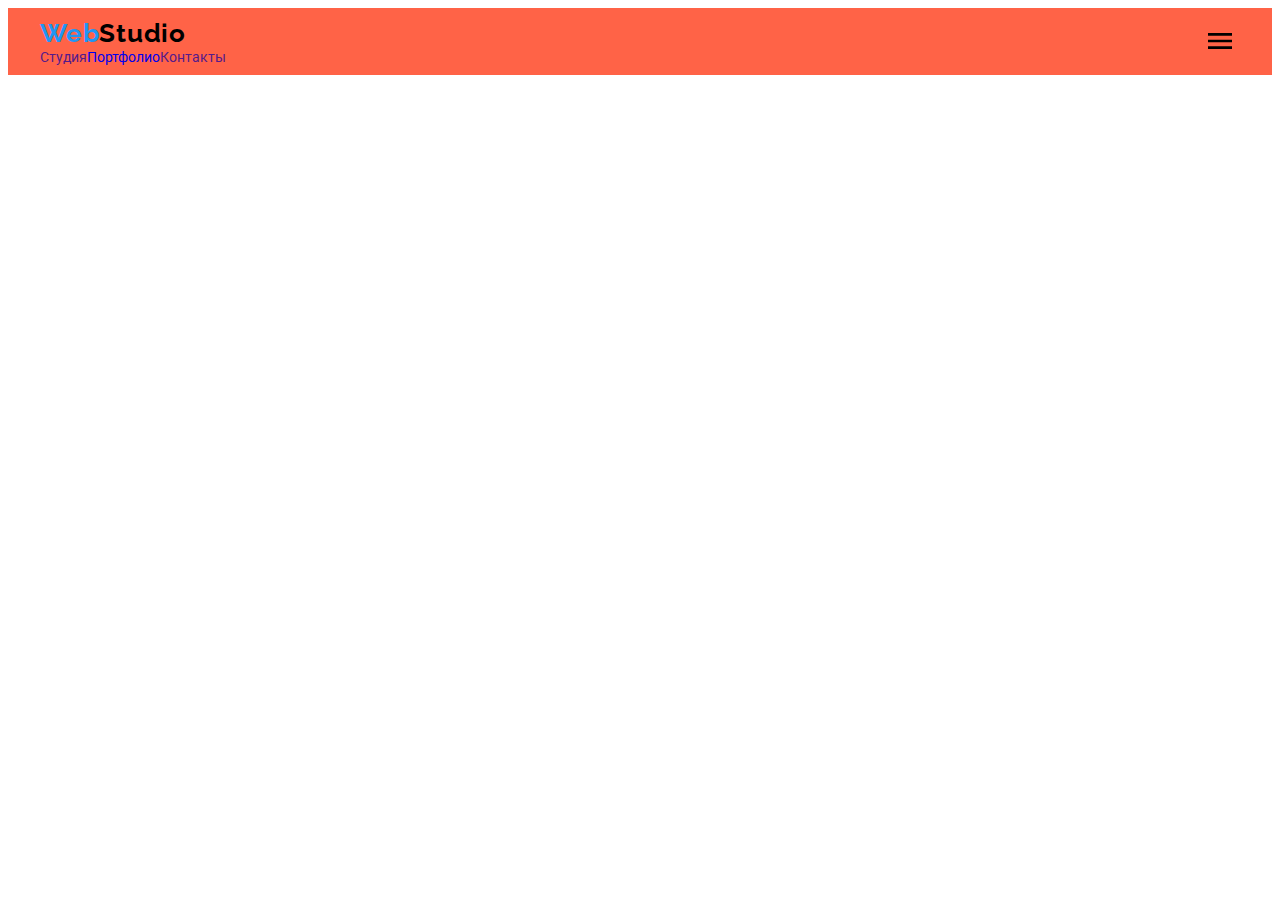
<file: index.html>
<!DOCTYPE html>
<html lang="ru">
<head>
    <meta charset="UTF-8">
    <meta http-equiv="X-UA-Compatible" content="IE=edge">
    <meta name="viewport" content="width=device-width, initial-scale=1.0">
    <title>Студия</title>
    <link rel="preconnect" href="https://fonts.googleapis.com">
    <link rel="preconnect" href="https://fonts.gstatic.com" crossorigin>
    <link href="https://fonts.googleapis.com/css2?family=Raleway:wght@700&family=Roboto:wght@400;500;700;900&display=swap" rel="stylesheet">
    <link rel="stylesheet" href="https://cdnjs.cloudflare.com/ajax/libs/modern-normalize/1.1.0/modern-normalize.min.css" integrity="sha512-wpPYUAdjBVSE4KJnH1VR1HeZfpl1ub8YT/NKx4PuQ5NmX2tKuGu6U/JRp5y+Y8XG2tV+wKQpNHVUX03MfMFn9Q==" crossorigin="anonymous" referrerpolicy="no-referrer" />
    <link rel="stylesheet" href="./css/main.min.css">
    </head>
<body>
    <header class="page-header">
        <div class="container page-header__container">
            <nav class="page-nav">
                <a class="logo link" href=""><span class="logo__left-side">Web</span><span class="logo__right-side">Studio</span> </a>
                <ul class="menu list">
                    <li class="menu__item"><a class="menu__link link menu__link_active" href="">Студия</a></li>
                    <li class="menu__item"><a class="menu__link link" href="./portfolio.html">Портфолио</a></li>
                    <li class="menu__item"><a class="menu__link link" href="">Контакты</a></li>
                </ul>
            </nav>

            <button type="button" class="mobile-menu-open-button" data-menu-open>
                <svg class="mobile-menu-open-button__icon" width="40" height="40">
                    <use href="./img/icons.svg#burger-icon"></use>
                </svg>
            </button>

            <ul class="header-contacts list">
                <li class="header-contacts__mail-item"><a class="header-contacts__link link mail" href="mailto:info@devstudio.com"> <svg class="header-contacts__mail-icon"> <use href="./img/icons.svg#icon-envelope"> </use></svg>info@devstudio.com</a></li>
                <li class="header-contacts__phone-item"><a class="header-contacts__link link phone" href="tel:+380961111111"> <svg class="header-contacts__phone-icon"> <use href="./img/icons.svg#icon-smartphone"> </use></svg>+38 096 111 11 11</a></li>
            </ul>     
        </div>  
        <div class="mobile-menu" data-menu>
           <div class="container mobile-menu__container">

            <button type="button" class="mobile-menu__close-button" data-menu-close>
                <svg class="mobile-menu__close-icon" width="30" height="30"> 
                    <use href="./img/icons.svg#icon-close"></use>
                </svg>
            </button>
            
            <ul class="mobile-menu-list-nav list">
                <li class="mobile-menu-list-nav__item"> <a class="mobile-menu-list-nav__link link" href=""></a> Студия </li>
                <li class="mobile-menu-list-nav__item"> <a class="mobile-menu-list-nav__link link" href=""></a> Портфолио </li>
                <li class="mobile-menu-list-nav__item"> <a class="mobile-menu-list-nav__link link" href=""></a> Контакты </li>
            </ul>
            
            <ul class="mobile-menu-list-contacts list">
                <li class="mobile-menu-list-contacts__item__phone"> <a class="mobile-menu-list-contacts__link link" href="tel:+380961111111"></a> +38 096 111 11 11 </li>
                <li class="mobile-menu-list-contacts__item__mail"> <a class="mobile-menu-list-contacts__link link" href="mailto:info@devstudio.com"></a> info@devstudio.com </li>
            </ul>

            <ul class="mobile-menu-social-list list">
                <li class="mobile-menu-social-list__item"> <a class="mobile-menu-social-list__link link" href=""></a>Instagram</li>
                <li class="mobile-menu-social-list__item"> <a class="mobile-menu-social-list__link link" href=""></a>Twitter</li>
                <li class="mobile-menu-social-list__item"> <a class="mobile-menu-social-list__link link" href=""></a>Facebook</li>
                <li class="mobile-menu-social-list__item"> <a class="mobile-menu-social-list__link link" href=""></a>LinkedIn</li>
            </ul>

           </div>            
        </div>
    </header>
    <main>
        <!-- HERO -->
        <!-- <section class="hero">
           <div class="container hero-container"> 
             <h1 class="hero__title">Эффективные решения для вашего бизнеса </h1>
             <button class="modal-btn" type="button" data-modal-open>Заказать услугу</button>  
           </div>          
        </section> -->
        <!-- ADVANTAGES -->
        <!-- <section class="advantages section">
            <div class="container"> 
                <h2 class="visually-hidden">Преимущества</h2>
                <ul class="advantages-list list">
                    <li class="advantages-list__card">
                        <div class="advantages-list__item">
                            <svg class="advantages-list__icon" width="70" height="70" > <use href="./img/icons.svg#icon-antenna-1"> </use></svg>
                        </div>
                        <h3 class="advantages-list__title">Внимание к деталям</h3>
                        <p class="advantages-list__descriptions">Идейные соображения, а также начало повседневной работы по формированию позиции.</p>
                    </li>

                    <li class="advantages-list__card">
                        <div class="advantages-list__item"> 
                            <svg class="advantages-list__icon" width="70" height="70" > 
                            <use href="./img/icons.svg#icon-clock-1"></use></svg> 
                        </div>
                        <h3 class="advantages-list__title">Пунктуальность</h3>
                        <p class="advantages-list__descriptions">Задача организации, в особенности же рамки и место обучения кадров влечет за собой.</p>
                    </li>

                    <li class="advantages-list__card">
                        <div class="advantages-list__item">
                            <svg class="advantages-list__icon" width="70" height="70" > <use href="./img/icons.svg#icon-diagram-1"> </use></svg>
                        </div>
                        <h3 class="advantages-list__title">Планирование</h3>
                        <p class="advantages-list__descriptions">Равным образом консультация с широким активом в значительной степени обуславливает.</p>
                    </li>

                    <li class="advantages-list__card">
                        <div class="advantages-list__item">
                            <svg class="advantages-list__icon" width="70" height="70" > <use href="./img/icons.svg#icon-astronaut-1"> </use></svg>
                        </div>
                        <h3 class="advantages-list__title">Современные технологии</h3>
                        <p class="advantages-list__descriptions">Значимость этих проблем настолько очевидна, что реализация плановых заданий.</p>
                    </li>

                </ul>
            </div>
        </section> -->
        <!-- ABOUT US -->
        <!-- <section class="about-us">
            <div class="container"> 
                <h2 class="section-descriprion">Чем мы занимаемся</h2>
                <ul class="about-us-list list">
                    <li class="about-us__card">
                        <div class="about-us__img-wrapper">
                        <img class="about-us__item" src="./img/img-min.png" alt="Разметка кода" width="370" height="294">
                        <p class="about-us__item-overlay">Десктопные приложения</p>
                        </div> 
                    </li>
                      
                    <li class="about-us__card">
                        <div class="about-us__img-wrapper">
                            <img class="about-us__item" src="./img/img-1-min.png" alt="Стили сайта" width="370" height="294">
                            <p class="about-us__item-overlay">Мобильные приложения</p>
                        </div>
                    </li>
                   
                    <li class="about-us__card">
                        <div class="about-us__img-wrapper">
                            <img class="about-us__item" src="./img/img-2-min.png" alt="Цветоподбор" width="370" height="294">
                            <p class="about-us__item-overlay">Дизайнерские решения</p>       
                        </div>
                    </li>
                </ul>  
            </div>
        </section> -->
        <!-- OUR TEAM -->
        <!-- <section class="our-team section">
            <div class="container"> 
                <h2 class="section-descriprion">Наша команда</h2>
                <ul class="our-team-list list">
                    <li class="our-team-item-li"><img class="our-team-item" src="./img/our_team/igor_demyanenko-min.jpg" alt="Фото Игоря" width="270" height="260">
                        <div class="team-employees-wrap"> 
                            <h3 class="our-team-member-name" >Игорь Демьяненко</h3>
                            <p class="our-team-member-position" lang="EN">Product Designer</p>
                            <ul class="social-list list">
                                <li class="social-list-item">
                                <a href="" class="social-list-link">
                                <svg class="social-list-icon" width="20" height="20" >
                                <use href="./img/icons.svg#icon-instagram"></use></svg> </a></li>

                                <li class="social-list-item">
                                <a href="" class="social-list-link">
                                <svg class="social-list-icon" width="20" height="20" >
                                <use href="./img/icons.svg#icon-twitter"></use></svg> </a></li>

                                <li class="social-list-item">
                                <a href="" class="social-list-link">                           
                                <svg class="social-list-icon" width="20" height="20" >
                                <use href="./img/icons.svg#icon-facebook"></use></svg> </a></li>

                                <li class="social-list-item">
                                <a href="" class="social-list-link">
                                <svg class="social-list-icon" width="20" height="20" >
                                <use href="./img/icons.svg#icon-linkedin"></use></svg> </a></li>
                            </ul>
                        </div>
                    </li>
                    <li class="our-team-item-li"><img class="our-team-item" src="./img/our_team/olga_repina-min.jpg" alt="Фото Ольги" width="270" height="260">
                        <div class="team-employees-wrap">
                         <h3 class="our-team-member-name">Ольга Репина</h3>
                         <p class="our-team-member-position" lang="EN">Frontend Developer</p>
                         <ul class="social-list list">
                            <li class="social-list-item">
                            <a href="" class="social-list-link">
                            <svg class="social-list-icon" width="20" height="20" >
                            <use href="./img/icons.svg#icon-instagram"></use></svg> </a></li>

                            <li class="social-list-item">
                            <a href="" class="social-list-link">
                            <svg class="social-list-icon" width="20" height="20" >
                            <use href="./img/icons.svg#icon-twitter"></use></svg> </a></li>

                            <li class="social-list-item">
                            <a href="" class="social-list-link">                           
                            <svg class="social-list-icon" width="20" height="20" >
                            <use href="./img/icons.svg#icon-facebook"></use></svg> </a></li>

                            <li class="social-list-item">
                            <a href="" class="social-list-link">
                            <svg class="social-list-icon" width="20" height="20" >
                            <use href="./img/icons.svg#icon-linkedin"></use></svg> </a></li>
                        </ul>
                        </div>
                    </li>
                    <li class="our-team-item-li"><img class="our-team-item" src="./img/our_team/nikolai_tarasov-min.jpg" alt="Фото Николая" width="270" height="260">
                        <div class="team-employees-wrap">
                         <h3 class="our-team-member-name">Николай Тарасов</h3>
                         <p class="our-team-member-position" lang="EN">Marketing</p>
                         <ul class="social-list list">
                            <li class="social-list-item">
                            <a href="" class="social-list-link">
                            <svg class="social-list-icon" width="20" height="20" >
                            <use href="./img/icons.svg#icon-instagram"></use></svg> </a></li>

                            <li class="social-list-item">
                            <a href="" class="social-list-link">
                            <svg class="social-list-icon" width="20" height="20" >
                            <use href="./img/icons.svg#icon-twitter"></use></svg> </a></li>

                            <li class="social-list-item">
                            <a href="" class="social-list-link">                           
                            <svg class="social-list-icon" width="20" height="20" >
                            <use href="./img/icons.svg#icon-facebook"></use></svg> </a></li>

                            <li class="social-list-item">
                            <a href="" class="social-list-link">
                            <svg class="social-list-icon" width="20" height="20" >
                            <use href="./img/icons.svg#icon-linkedin"></use></svg> </a></li>
                        </ul>
                        </div>
                    </li>
                    <li class="our-team-item-li"><img class="our-team-item" src="./img/our_team/mikhail_ermakov-min.jpg" alt="Фото Михаила" width="270" height="260">
                        <div class="team-employees-wrap">
                         <h3 class="our-team-member-name">Михаил Ермаков</h3>
                         <p class="our-team-member-position" lang="EN">UI Designer</p>
                         <ul class="social-list list">
                            <li class="social-list-item">
                            <a href="" class="social-list-link">
                            <svg class="social-list-icon" width="20" height="20" >
                            <use href="./img/icons.svg#icon-instagram"></use></svg> </a></li>

                            <li class="social-list-item">
                            <a href="" class="social-list-link">
                            <svg class="social-list-icon" width="20" height="20" >
                            <use href="./img/icons.svg#icon-twitter"></use></svg> </a></li>

                            <li class="social-list-item">
                            <a href="" class="social-list-link">                           
                            <svg class="social-list-icon" width="20" height="20" >
                            <use href="./img/icons.svg#icon-facebook"></use></svg> </a></li>

                            <li class="social-list-item">
                            <a href="" class="social-list-link">
                            <svg class="social-list-icon" width="20" height="20" >
                            <use href="./img/icons.svg#icon-linkedin"></use></svg> </a></li>
                        </ul>
                        </div>                        
                    </li>
                </ul>
            </div>
        </section> -->
        <!-- REGULAR CUSTOMER -->
        <!-- <section class="regular-client section">
            <div class="container"> 
                <h2 class="section-descriprion">Постоянные клиенты</h2>
                <ul class="regular-client-list list">
                    <li class="regular-client-item"> 
                        <a class="regular-client-link" href=""> 
                        <svg class="regular-client-icon" width="106" height="60" > 
                        <use href="./img/icons.svg#icon-logo"> </use></svg> </a></li>

                    <li class="regular-client-item"> 
                        <a class="regular-client-link" href=""> 
                        <svg class="regular-client-icon" width="106" height="60" > 
                        <use href="./img/icons.svg#icon-logo-1"> </use></svg> </a></li>

                    <li class="regular-client-item"> 
                        <a class="regular-client-link" href=""> 
                        <svg class="regular-client-icon" width="106" height="60" > 
                        <use href="./img/icons.svg#icon-logo-2"> </use></svg> </a></li>

                    <li class="regular-client-item"> 
                        <a class="regular-client-link" href=""> 
                        <svg class="regular-client-icon" width="106" height="60" > 
                        <use href="./img/icons.svg#icon-logo-3"> </use></svg> </a></li>

                    <li class="regular-client-item"> 
                        <a class="regular-client-link" href=""> 
                        <svg class="regular-client-icon" width="106" height="60" > 
                        <use href="./img/icons.svg#icon-logo-4"> </use></svg> </a></li>

                    <li class="regular-client-item"> 
                        <a class="regular-client-link" href=""> 
                        <svg class="regular-client-icon" width="106" height="60" > 
                        <use href="./img/icons.svg#icon-logo-5"> </use></svg> </a></li>
                </ul>
            </div>
        </section> -->
    </main>
    <!-- <footer class="footer">
        <div class="container footer-size"> 
            <div class="footer-left-side"> 
             <a class="logo link" href=""> <span class="logo__left-side">Web</span><span class="logo__right-side logo_background_dark">Studio</span> </a>
             <address>
                <ul class="footer-info list">
                  <li class="footer-li">
                    <a class="footer-address link" href="https://goo.gl/maps/US6K8y8bepEvWujB8" target="_blank"  rel="noopener noreferrer" >г. Киев, пр-т Леси Украинки, 26</a>
                  </li>

                  <li class="footer-li">
                    <a class="footer-contact link" href="tel:+380991111111">+38 099 111 11 11</a>
                  </li>

                  <li class="footer-li">
                    <a class="footer-contact link" href="mailto:info@example.com">info@example.com</a>
                  </li>
                </ul>
              </address>
            </div>
            <div class="fotter-right-side">
                <p class="fotter-right-side-p">ПРИСОЕДИНЯЙТЕСЬ</p>
                <ul class="fotter-list list">
                    <li class="fotter-social-item"> 
                       <a href="" class="footer-social-list-link">
                       <svg class="fotter-social-list-icon" width="20" height="20" >
                        <use href="./img/icons.svg#icon-instagram"></use></svg> </a></li>
                    
                    <li class="fotter-social-item">
                        <a href="" class="footer-social-list-link">
                        <svg class="fotter-social-list-icon" width="20" height="20" >
                         <use href="./img/icons.svg#icon-twitter"></use></svg> </a></li></li>

                    <li class="fotter-social-item">
                        <a href="" class="footer-social-list-link">
                        <svg class="fotter-social-list-icon" width="20" height="20" >
                         <use href="./img/icons.svg#icon-facebook"></use></svg> </a></li></li>

                    <li class="fotter-social-item">
                        <a href="" class="footer-social-list-link">
                        <svg class="fotter-social-list-icon" width="20" height="20" >
                         <use href="./img/icons.svg#icon-linkedin"></use></svg> </a></li></li>
                </ul>
            </div>
            <div class="footer-subscribe">
                <span class="subscribe-form-title">ПОДПИШИТЕСЬ НА РАССЫЛКУ</span>
                <form class="subscribe-form">
                    <input class="subscribe-mail-form" type="email" name="user-mail" placeholder="E-mail" required>
                    <button class="subscribe-form-btn" type="submit"> 
                    <span class="btn-title">Подписаться</span>
                    <svg class="subscribe-form-icon" width="24" height="24"><use href="./img/icons.svg#icon-subscribe-icon"></use> </svg>
                    </button>
                </form>
            </div>    
        </div>
    </footer> -->
    <!-- <div class="backdrop is-hidden" data-modal>
        <div class="modal">
            <form class="contact-form">
                <p class="modal-title">Оставьте свои данные, мы вам перезвоним</p> 

                    <label class="contact-form-field">
                   <span class="contact-form-field-key">Имя</span> 
                    <span class="contact-form-input-wrapper">
                        <input class="contact-form-input" type="text" name="user-name" required pattern="[a-zA-Z]*" title="Rostislav">
                        <svg class="contact-form-icon" width="18" height="18" ><use href="./img/icons.svg#icon-person-modal"></use></svg>    
                    </span>
                    </label>
                   
                    <label class="contact-form-field">
                   <span class="contact-form-field-key">Телефон</span> 
                    
                    <span class="contact-form-input-wrapper">
                        <input class="contact-form-input" type="tel" name="user-phone-number" required pattern="[0-9]{3}-[0-9]{3}-[0-9]{2}-[0-9]{2}" title="xxx-xxx-xx-xx">
                        <svg class="contact-form-icon" width="18" height="18" ><use href="./img/icons.svg#icon-phone-modal"></use></svg>    
                    </span>
                    </label>
                    
                    <label class="contact-form-field">
                    <span class="contact-form-field-key">Почта</span> 
                    <span class="contact-form-input-wrapper">
                        <input class="contact-form-input" type="email" name="user-mail" required>
                        <svg class="contact-form-icon" width="18" height="18" ><use href="./img/icons.svg#icon-email-modal"></use></svg>   
                    </span>
                    </label>
                    
                    <label class="contact-form-field-comment">
                        <span class="contact-form-field-key">Комментарий</span>
                        <textarea class="contact-form-comment" name="user-comment" placeholder="Введите текст"></textarea>    
                    </label>
                
          
                   <input class="checkbox-policy visually-hidden" type="checkbox" name="policy" id="policy">
                   <label class="contact-form-checkbox-label" for="policy"> Соглашаюсь с рассылкой и принимаю&nbsp;<a class="contract-terms" href="">Условия договора</a> </label>
                
                   <button class="contact-form-btn" type="submit">Отправить</button>
            </form>

            <button type="button" class="modal-close-button" data-modal-close>
                <svg class="modal-close-button-icon" width="18" height="18">
                <use href="./img/icons.svg#icon-close"></use>
                </svg> 
            </button>
        </div>
    </div> -->
    
    <!-- <script src="./js/modal.js"></script> -->
    <script src="./js/menu.js"></script>
</body>
</html>
</file>
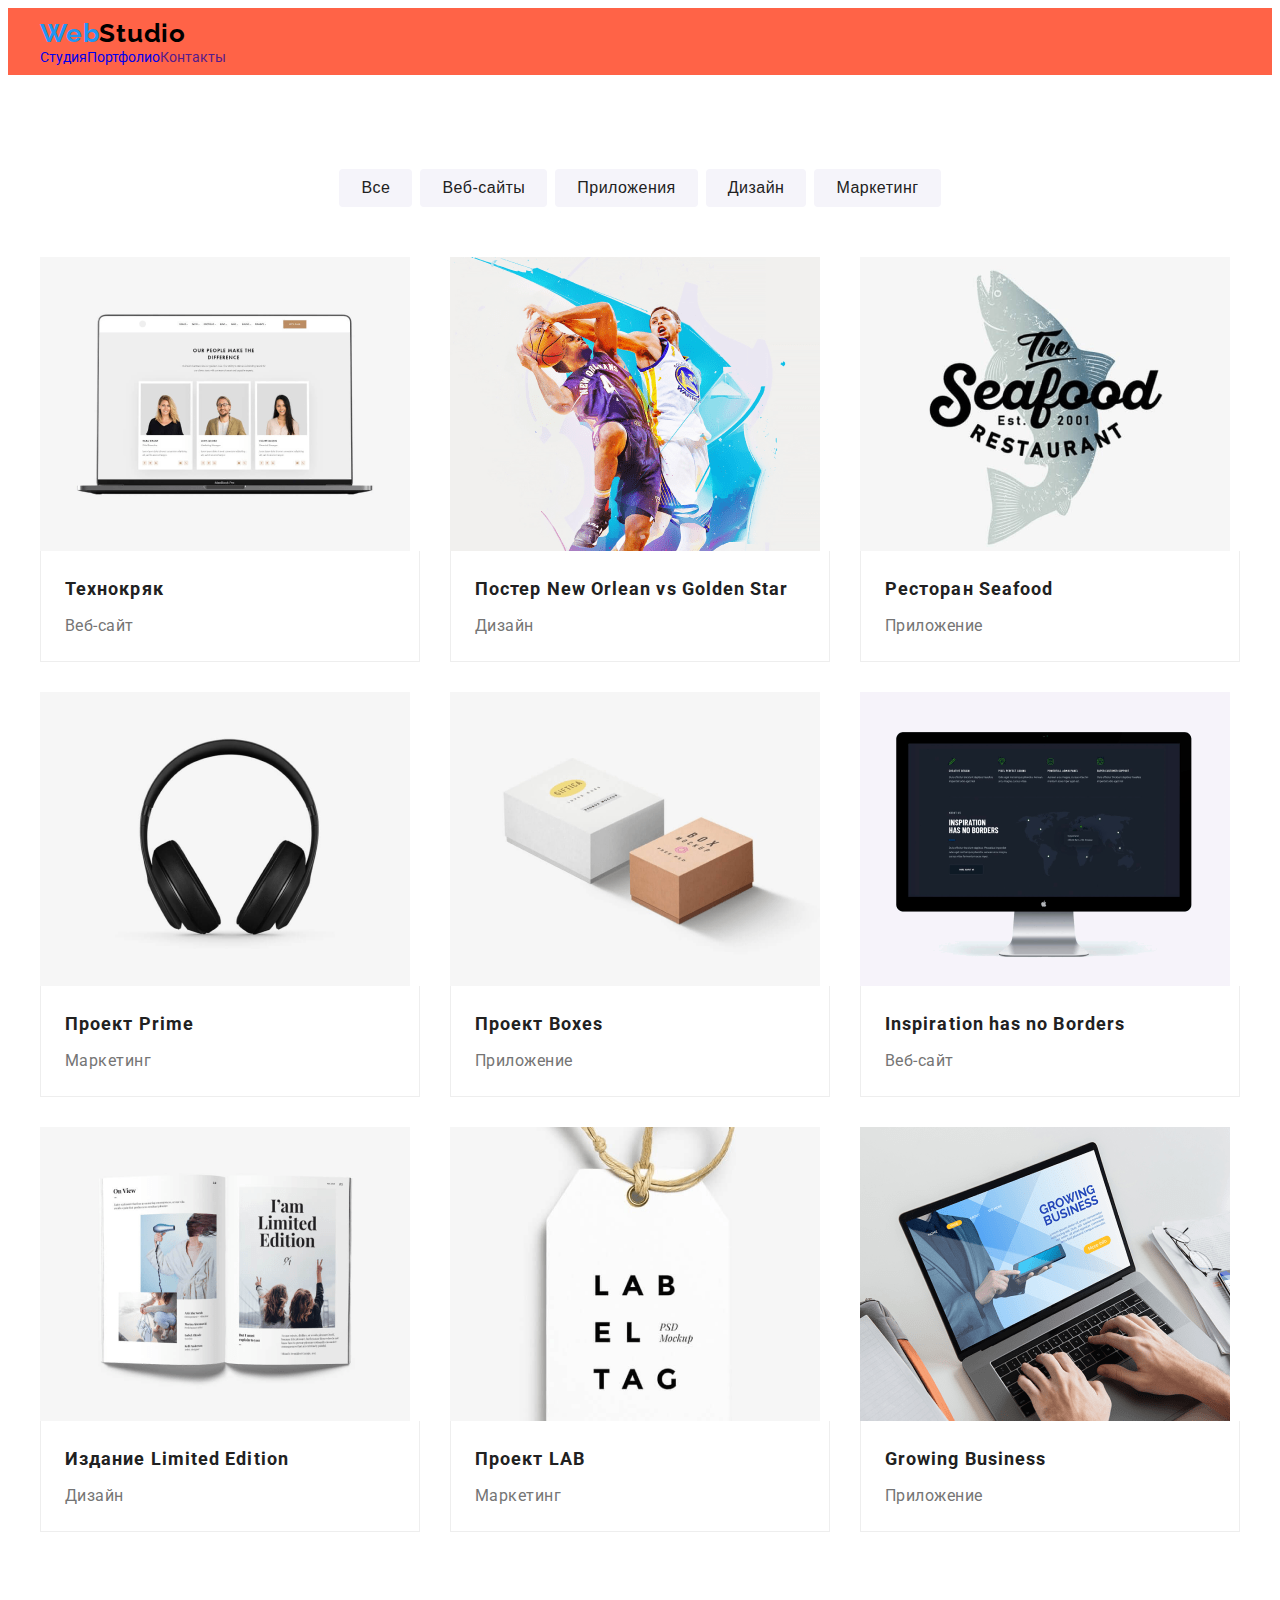
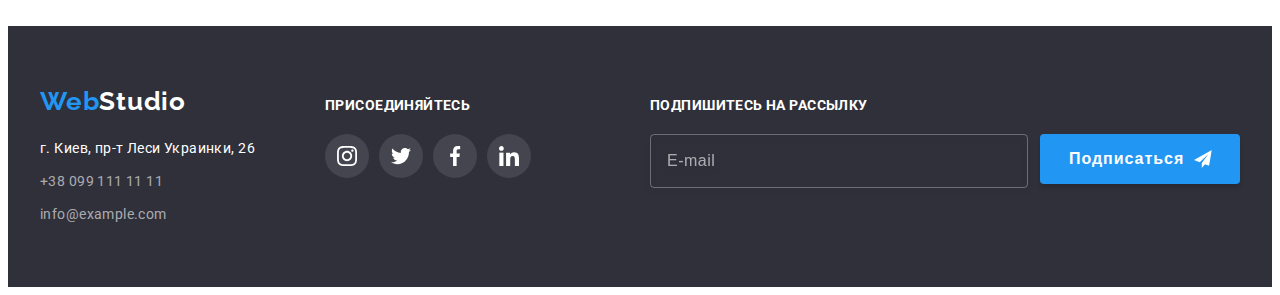
<file: portfolio.html>
<!DOCTYPE html>
<html lang="ru">
<head>
    <meta charset="UTF-8">
    <meta http-equiv="X-UA-Compatible" content="IE=edge">
    <meta name="viewport" content="width=device-width, initial-scale=1.0">
    <title>Портфолио</title>
    <link rel="preconnect" href="https://fonts.googleapis.com">
    <link rel="preconnect" href="https://fonts.gstatic.com" crossorigin>
    <link href="https://fonts.googleapis.com/css2?family=Raleway:wght@700&family=Roboto:wght@400;500;700;900&display=swap" rel="stylesheet">
    <link rel="stylesheet" href="https://cdnjs.cloudflare.com/ajax/libs/modern-normalize/1.1.0/modern-normalize.min.css" integrity="sha512-wpPYUAdjBVSE4KJnH1VR1HeZfpl1ub8YT/NKx4PuQ5NmX2tKuGu6U/JRp5y+Y8XG2tV+wKQpNHVUX03MfMFn9Q==" crossorigin="anonymous" referrerpolicy="no-referrer" />
    <link rel="stylesheet" href="./css/main.min.css">
    </head>
<body>
  <header class="page-header">
    <div class="container page-header__container">
        <nav class="page-nav">
            <a class="logo link" href=""><span class="logo__left-side">Web</span><span class="logo__right-side">Studio</span> </a>
            <ul class="menu list">
                <li class="menu__item"><a class="menu__link link" href="./index.html">Студия</a></li>
                <li class="menu__item"><a class="menu__link link menu__link_active" href="./portfolio.html">Портфолио</a></li>
                <li class="menu__item"><a class="menu__link link" href="">Контакты</a></li>
            </ul>
        </nav>
        <ul class="header-contacts list">
            <li class="header-contacts__mail-item"><a class="header-contacts__link link mail" href="mailto:info@devstudio.com"> <svg class="header-contacts__mail-icon"> <use href="./img/icons.svg#icon-envelope"> </use></svg>info@devstudio.com</a></li>
            <li class="header-contacts__phone-item"><a class="header-contacts__link link phone" href="tel:+380961111111"> <svg class="header-contacts__phone-icon"> <use href="./img/icons.svg#icon-smartphone"> </use></svg>+38 096 111 11 11</a></li>
        </ul>     
    </div>   
</header>
<main>
        <!-- OUR WORKS -->
    <section class="section">
      <div class="container">
        <h1 class="visually-hidden">Наши работы</h1>
        <ul class="works-list list"> 
            <li class="works-list__item"><button class="works-list__links" type="button">Все</button></li>
            <li class="works-list__item"><button class="works-list__links" type="button">Веб-сайты</button></li>
            <li class="works-list__item"><button class="works-list__links" type="button">Приложения</button></li>
            <li class="works-list__item"><button class="works-list__links" type="button">Дизайн</button></li>
            <li class="works-list__item"><button class="works-list__links" type="button">Маркетинг</button></li>
        </ul>
        <ul class="work-pic list">
        <li class="work-img">
          <a class="work-img-link link" href="">
            <div class="work-img-wrapper">
              <img src="./img/our-works/techo-min.png" alt="Изображение выполенной работы" width="370" height="294">
              <p class="work-img-descriprion-overlay">Ресурс предлагает комплексные предложения с разным уровнем функционала и сервисов. Все это позволит посетителю получить исчерпывающие сведения о компании или частном лице.</p>
            </div>
            <div class="img-wrap">
              <h2 class="work-name">Технокряк</h2>
              <p class="work-descriptions">Веб-сайт</p>
            </div>
          </a>
        </li>

        <li class="work-img">
          <a href="" class="work-img-link link">
            <div class="work-img-wrapper">
              <img src="./img/our-works/poster-min.png" alt="Изображение выполенной работы" width="370" height="294">
              <p class="work-img-descriprion-overlay">Ресурс предлагает комплексные предложения с разным уровнем функционала и сервисов. Все это позволит посетителю получить исчерпывающие сведения о компании или частном лице.</p>
            </div>
          <div class="img-wrap">
          <h2 class="work-name">Постер <span lang="en">New Orlean vs Golden Star</span></h2>
          <p class="work-descriptions">Дизайн</p>
          </div>  
          </a>
        </li>

        <li class="work-img">
          <a href="" class="work-img-link link">
           <div class="work-img-wrapper">
            <img src="./img/our-works/restoran-min.png" alt="Изображение выполенной работы" width="370" height="294">
            <p class="work-img-descriprion-overlay">Ресурс предлагает комплексные предложения с разным уровнем функционала и сервисов. Все это позволит посетителю получить исчерпывающие сведения о компании или частном лице.</p>
           </div>
          <div class="img-wrap">
          <h2 class="work-name">Ресторан <span lang="en">Seafood</span></h2>
          <p class="work-descriptions">Приложение</p>
          </div>      
          </a>
        </li>

        <li class="work-img">
          <a href="" class="link work-img-link">
          <div class="work-img-wrapper">
            <img src="./img/our-works/prime-project-min.png" alt="Изображение выполенной работы" width="370" height="294">
            <p class="work-img-descriprion-overlay">Ресурс предлагает комплексные предложения с разным уровнем функционала и сервисов. Все это позволит посетителю получить исчерпывающие сведения о компании или частном лице.</p>
          </div>
          <div class="img-wrap">
            <h2 class="work-name">Проект <span lang="en">Prime</span></h2>
            <p class="work-descriptions">Маркетинг</p>
          </div>            
          </a>
        </li>

        <li class="work-img">
          <a href="" class="work-img-link link">
            <div class="work-img-wrapper">
              <img src="./img/our-works/boxes-project-min.png" alt="Изображение выполенной работы" width="370" height="294">
              <p class="work-img-descriprion-overlay">Ресурс предлагает комплексные предложения с разным уровнем функционала и сервисов. Все это позволит посетителю получить исчерпывающие сведения о компании или частном лице.</p>
            </div>
          <div class="img-wrap">
            <h2 class="work-name">Проект <span lang="en">Boxes</span></h2>
            <p class="work-descriptions">Приложение</p>
          </div>  
          </a>
        </li>

        <li class="work-img">
          <a href="" class="work-img-link link">
            <div class="work-img-wrapper">
              <img src="./img/our-works/insipration-min.png" alt="Изображение выполенной работы" width="370" height="294">
              <p class="work-img-descriprion-overlay">Ресурс предлагает комплексные предложения с разным уровнем функционала и сервисов. Все это позволит посетителю получить исчерпывающие сведения о компании или частном лице.</p>
            </div>
          <div class="img-wrap">
            <h2 class="work-name" lang="en">Inspiration has no Borders</h2>
            <p class="work-descriptions">Веб-сайт</p>
          </div>   
          </a>
        </li>

        <li class="work-img">
          <a href="" class="work-img-link link">
            <div class="work-img-wrapper">
              <img src="./img/our-works/limited-edit-min.png" alt="Изображение выполенной работы" width="370" height="294">
              <p class="work-img-descriprion-overlay">Ресурс предлагает комплексные предложения с разным уровнем функционала и сервисов. Все это позволит посетителю получить исчерпывающие сведения о компании или частном лице.</p>
            </div>
          <div class="img-wrap">
            <h2 class="work-name">Издание <span lang="en">Limited Edition</span></h2>
            <p class="work-descriptions">Дизайн</p>
          </div>  
          </a>
        </li>

        <li class="work-img">
          <a href="" class="work-img-link link">
            <div class="work-img-wrapper">
              <img src="./img/our-works/lab-min.png" alt="Изображение выполенной работы" width="370" height="294">
              <p class="work-img-descriprion-overlay">Ресурс предлагает комплексные предложения с разным уровнем функционала и сервисов. Все это позволит посетителю получить исчерпывающие сведения о компании или частном лице.</p>   
            </div>
          <div class="img-wrap">
            <h2 class="work-name">Проект <span lang="en">LAB</span></h2>
            <p class="work-descriptions">Маркетинг</p>
          </div>  
          </a>
        </li>

        <li class="work-img">
          <a href="" class="work-img-link link">
            <div class="work-img-wrapper">
              <img src="./img/our-works/grow-biz-min.png" alt="Изображение выполенной работы" width="370" height="294">
              <p class="work-img-descriprion-overlay">Ресурс предлагает комплексные предложения с разным уровнем функционала и сервисов. Все это позволит посетителю получить исчерпывающие сведения о компании или частном лице.</p>
            </div>
          <div class="img-wrap">
            <h2 class="work-name" lang="en">Growing Business</h2>
            <p class="work-descriptions">Приложение</p>
          </div>  
          </a>
        </li>
       </ul>
      </div>
     </section>
</main>
<footer class="footer">
  <div class="container footer-size"> 
      <div class="footer-left-side"> 
       <a class="link" href=""> <span class="logo__left-side">Web</span><span class="logo__right-side logo_background_dark">Studio</span> </a>
       <address>
          <ul class="footer-info list">
            <li class="footer-li">
              <a class="footer-address link" href="https://goo.gl/maps/US6K8y8bepEvWujB8" target="_blank"  rel="noopener noreferrer" >г. Киев, пр-т Леси Украинки, 26</a>
            </li>
            <li class="footer-li">
              <a class="footer-contact link" href="tel:+380991111111">+38 099 111 11 11</a>
            </li>
            <li class="footer-li">
              <a class="footer-contact link" href="mailto:info@example.com">info@example.com</a>
            </li>
          </ul>
        </address>
      </div>
      <div class="fotter-right-side">
          <p class="fotter-right-side-p">ПРИСОЕДИНЯЙТЕСЬ</p>
          <ul class="fotter-list list">
              <li class="fotter-social-item"> 
                 <a href="" class="footer-social-list-link">
                 <svg class="fotter-social-list-icon" width="20" height="20" >
                  <use href="./img/icons.svg#icon-instagram"></use></svg> </a></li>
              
              <li class="fotter-social-item">
                  <a href="" class="footer-social-list-link">
                  <svg class="fotter-social-list-icon" width="20" height="20" >
                   <use href="./img/icons.svg#icon-twitter"></use></svg> </a></li></li>

              <li class="fotter-social-item">
                  <a href="" class="footer-social-list-link">
                  <svg class="fotter-social-list-icon" width="20" height="20" >
                   <use href="./img/icons.svg#icon-facebook"></use></svg> </a></li></li>

              <li class="fotter-social-item">
                  <a href="" class="footer-social-list-link">
                  <svg class="fotter-social-list-icon" width="20" height="20" >
                   <use href="./img/icons.svg#icon-linkedin"></use></svg> </a></li></li>
          </ul>
      </div>
      <div class="footer-subscribe">
          <span class="subscribe-form-title">ПОДПИШИТЕСЬ НА РАССЫЛКУ</span>
          <form class="subscribe-form">
              <input class="subscribe-mail-form" type="email" name="user-mail" placeholder="E-mail" required>
              <button class="subscribe-form-btn" type="submit"> 
              <span class="btn-title">Подписаться</span>
              <svg class="subscribe-form-icon" width="24" height="24"><use href="./img/icons.svg#icon-subscribe-icon"></use> </svg>
              </button>
          </form>
      </div>    
  </div>
</footer>
</body>
</html>
</file>
<file: css/main.min.css>
:root{--main-font: "Roboto", sans-serif;--secondary-font: "Raleway", sans-serif;--colour-black: #000000;--colour-white: #FFFFFF;--colour-main: #212121;--colour-contacts: #757575;--accent-colour:#2196F3;--background-colour: #F5F4FA}.visually-hidden{position:absolute;width:1px;height:1px;margin:-1px;border:0;padding:0;white-space:nowrap;clip-path:inset(100%);clip:rect(0 0 0 0);overflow:hidden}.subscribe-form-btn,.footer-social-list-link,.regular-client-link,.social-list-link,.about-us__item-overlay,.advantages-list__item,.contact-form-checkbox-label,.modal-close-button,.mobile-menu__close-button{display:flex;justify-content:center;align-items:center}h1,h2,h3,h4,h5,h6,p{margin-top:0;margin-bottom:0}ul,ol{margin-top:0;margin-bottom:0;padding-left:0}.list{list-style:none}.link{text-decoration:none}body{font-family:var(--main-font);font-size:14px}img{display:block;max-width:100%;height:auto}.container{width:100%;padding-left:15px;padding-right:15px}@media screen and (min-width: 480px){.container{width:480px;margin:0 auto}}@media screen and (min-width: 768px){.container{width:768px}}@media screen and (min-width: 1200px){.container{width:1200px}}.section{padding-top:94px;padding-bottom:94px}.mobile-menu{position:fixed;width:100%;height:100%;top:0;left:0;background:#fff;box-shadow:0px 4px 8px rgba(0,0,0,.04),0px 2px 4px rgba(0,0,0,.08),0px 1px 3px rgba(0,0,0,.16);opacity:0;visibility:hidden;pointer-events:none}.mobile-menu.is-open{opacity:1;visibility:visible;pointer-events:auto}.mobile-menu__container{position:relative;padding-left:25px;padding-top:48px;padding-bottom:48px}.mobile-menu__close-button{position:absolute;top:10px;right:15px;border-radius:50%;background-color:rgba(0,0,0,0);padding:0;border:1px solid rgba(0,0,0,.1);cursor:pointer;line-height:0px}.mobile-menu-list-nav{margin-bottom:302px}.mobile-menu-list-nav__item{font-weight:500;font-size:40px;line-height:1.18;letter-spacing:.02em}.mobile-menu-list-nav__item:not(:last-child){margin-bottom:32px}.mobile-menu-list-contacts__item__phone{font-weight:500;font-size:34px;line-height:40px;letter-spacing:.02em;color:#2196f3;margin-bottom:32px}.mobile-menu-list-contacts__item__mail{font-weight:500;font-size:24px;line-height:1.17;letter-spacing:.02em;color:#757575;margin-bottom:64px}.mobile-menu-social-list{display:flex;font-weight:500;font-size:18px;line-height:1.22;letter-spacing:.02em;color:#2196f3}.mobile-menu-social-list__item:not(:last-child){padding-right:20px}.section-descriprion{font-weight:700;font-size:36px;line-height:1.17;text-align:center;letter-spacing:.03em;color:#212121;margin-bottom:50px}.logo{margin-right:93px}.logo__left-side{font-family:var(--secondary-font);font-weight:700;font-size:26px;line-height:1.19;letter-spacing:.03em;color:var(--accent-colour)}.logo__right-side{font-family:var(--secondary-font);font-weight:700;font-size:26px;line-height:1.19;letter-spacing:.03em;color:var(--colour-black)}.logo_background_dark{color:var(--colour-white)}.logo_background_white{color:var(--colour-black)}.backdrop{position:fixed;top:0;left:0;width:100%;height:100%;background:rgba(0,0,0,.2);opacity:1;transition:opacity 250ms cubic-bezier(0.4, 0, 0.2, 1),visibility 250ms cubic-bezier(0.4, 0, 0.2, 1)}.backdrop.is-hidden{opacity:0;visibility:hidden;pointer-events:none}.backdrop.is-hidden .modal{transform:translate(-50%, -50%) scale(1.1);opacity:0}.modal{position:absolute;top:50%;left:50%;width:528px;height:581px;background:#fff;transform:translate(-50%, -50%) scale(1);opacity:1;transition:transform 250ms cubic-bezier(0.4, 0, 0.2, 1),opacity 250ms cubic-bezier(0.4, 0, 0.2, 1);padding:40px}.modal-close-button{position:absolute;top:8px;right:8px;width:30px;height:30px;border-radius:50%;background-color:rgba(0,0,0,0);padding:0;border:1px solid rgba(0,0,0,.1);cursor:pointer}.modal-close-button-icon{transition:fill 250ms cubic-bezier(0.4, 0, 0.2, 1)}.modal-close-button-icon:hover{fill:#2196f3}.modal-title{font-weight:700;font-size:20px;line-height:1.15;text-align:center;letter-spacing:.03em;color:#212121;margin-bottom:12px}.contact-form-input-wrapper{position:relative}.contact-form-icon{position:absolute;top:50%;left:15px;transform:translateY(-50%);transition:fill 250ms cubic-bezier(0.4, 0, 0.2, 1)}.contact-form-input:focus+.contact-form-icon{fill:#2196f3;cursor:pointer}.contact-form{display:flex;flex-direction:column}.contact-form-input{border:1px solid rgba(33,33,33,.2);border-radius:4px;width:100%;height:40px;padding-left:42px;transition:border-color 250ms cubic-bezier(0.4, 0, 0.2, 1)}.contact-form-input:focus{border-color:#2196f3;outline:none}.contact-form-field-key{display:block;font-weight:400;font-size:12px;line-height:1.16;letter-spacing:.01em;color:#757575;margin-bottom:4px}.contact-form-field-comment{display:block;margin-bottom:20px}.contact-form-field{display:block;margin-bottom:10px}.contact-form-comment{border:1px solid rgba(33,33,33,.2);border-radius:4px;width:100%;height:120px;resize:none;padding:12px 16px;transition:border-color 250ms cubic-bezier(0.4, 0, 0.2, 1)}.contact-form-comment:focus{border-color:#2196f3;outline:none}.contact-form-comment::placeholder{font-size:14px;line-height:1.14;letter-spacing:.01em;color:rgba(117,117,117,.5)}.contact-form-btn{min-width:200px;padding:10px 32px;background:#188ce8;color:var(--colour-white);font-weight:700;font-size:16px;line-height:1.88;letter-spacing:.06em;cursor:pointer;box-shadow:0px 4px 4px rgba(0,0,0,.15);border-radius:4px;border-width:0px;margin-right:auto;margin-left:auto}.contact-form-checkbox-label{font-weight:400;font-size:14px;line-height:1.71;letter-spacing:.03em;color:#757575;margin-bottom:30px}.contact-form-checkbox-label::before{display:block;content:"";width:16px;height:15px;border-radius:2px;border:2px solid #212121;cursor:pointer;margin-right:10px}.checkbox-policy:checked+.contact-form-checkbox-label::before{background-image:url(../img/policy-icon/icon-check.svg);background-position:center;background-repeat:no-repeat}.checkbox-policy:focus+.contact-form-checkbox-label::before{outline:1px solid #555}.contract-terms{color:#2196f3;outline-color:#2196f3}.menu{display:none}@media screen and (min-width: 768px){.menu{display:flex}}.page-header{padding-top:10px;padding-bottom:10px;background-color:tomato}.header-contacts{display:none}.page-header__container{display:flex;align-items:center;justify-content:space-between}.mobile-menu-open-button{border:none;background-color:rgba(0,0,0,0);padding:0px;line-height:0px}.hero{background-color:#c4c4c4;background-image:linear-gradient(rgba(47, 48, 58, 0.4), rgba(47, 48, 58, 0.4)),url(../img/hero_bg/bg-min.jpg);background-size:cover;padding-top:200px;padding-bottom:200px;background-position:center;background-repeat:no-repeat;max-width:1600px;margin-left:auto;margin-right:auto}.hero-container{text-align:center;justify-content:center}.hero__title{font-weight:900;font-size:44px;line-height:1.36;letter-spacing:.06em;text-transform:uppercase;color:var(--colour-white);margin-bottom:30px;width:696px;margin-left:auto;margin-right:auto}.modal-btn{min-width:200px;padding:10px 32px;background-color:var(--accent-colour);color:var(--colour-white);font-weight:700;font-size:16px;line-height:1.88;letter-spacing:.06em;cursor:pointer;box-shadow:0px 4px 4px rgba(0,0,0,.15);border-radius:4px;border-width:0px}.advantages-list{display:flex;flex-wrap:wrap;margin-left:-30px;margin-top:-30px}.advantages-list__card{flex-basis:calc((100% - 120px)/4);margin-left:30px;margin-top:30px}.advantages-list__title{font-weight:700;font-size:14px;line-height:16px;letter-spacing:.03em;text-transform:uppercase;color:var(--colour-main);margin-bottom:10px}.advantages-list__descriptions{line-height:1.71;letter-spacing:.03em;color:var(--colour-contacts)}.advantages-list__item{width:270px;height:120px;background:#f5f4fa;border-radius:4px;margin-bottom:30px}.about-us{padding-top:0px;padding-bottom:94px}.about-us-list{display:flex;flex-wrap:wrap;margin-left:-30px;margin-top:-30px}.about-us__card{flex-basis:calc((100% - 90px)/3);margin-left:30px;margin-top:30px}.about-us__img-wrapper{position:relative}.about-us__item-overlay{position:absolute;bottom:0px;left:0px;width:100%;height:70px;font-weight:700;font-size:14px;line-height:1.14;text-align:center;letter-spacing:.03em;text-transform:uppercase;color:#fff;background:rgba(47,48,58,.8)}.our-team-list{display:flex;flex-wrap:wrap;margin-left:-30px;margin-top:-30px}.our-team{background-color:var(--background-colour)}.our-team-item-li{background-color:var(--colour-white);flex-basis:calc((100% - 120px)/4);margin-left:30px;margin-top:30px;box-shadow:0px 1px 3px rgba(0,0,0,.12),0px 1px 1px rgba(0,0,0,.14),0px 2px 1px rgba(0,0,0,.2);border-radius:0px 0px 4px 4px}.our-team-member-name{font-weight:500;font-size:16px;line-height:1.19;text-align:center;letter-spacing:.03em;color:var(--colour-main);margin-bottom:10px}.our-team-member-position{font-size:16px;line-height:1.19;text-align:center;letter-spacing:.03em;color:var(--colour-contacts);margin-bottom:16px}.team-employees-wrap{padding-top:30px;padding-bottom:30px}.social-list{display:flex;justify-content:center}.social-list-link{width:44px;height:44px;border-radius:50%;background-color:rgba(0,0,0,0);transition:background-color 250ms cubic-bezier(0.4, 0, 0.2, 1)}.social-list-link:hover,.social-list-link:focus{background-color:var(--accent-colour)}.social-list-icon{fill:#afb1b8;transition:fill 250ms cubic-bezier(0.4, 0, 0.2, 1)}.social-list-link:hover .social-list-icon,.social-list-link:focus .social-list-icon{fill:#fff}.social-list-item:not(:last-child){margin-right:10px}.regular-client-list{display:flex}.regular-client-item:not(:last-child){margin-right:30px}.regular-client-link{border:1px solid #afb1b8;border-radius:4px;width:170px;height:92px;transition:border-color 250ms cubic-bezier(0.4, 0, 0.2, 1)}.regular-client-link:hover,.regular-client-link:focus{border-color:var(--accent-colour)}.regular-client-icon{fill:#afb1b8;transition:fill 250ms cubic-bezier(0.4, 0, 0.2, 1)}.regular-client-link:hover .regular-client-icon,.regular-client-link:focus .regular-client-icon{fill:var(--accent-colour)}.works-list{display:flex;margin-bottom:50px;justify-content:center}.works-list__links{font-weight:500;font-size:16px;line-height:1.62;text-align:center;letter-spacing:.03em;color:var(--colour-main);background:#f5f4fa;border-radius:4px;border:0px;padding:6px 22px;transition:background 250ms cubic-bezier(0.4, 0, 0.2, 1),color 250ms cubic-bezier(0.4, 0, 0.2, 1),box-shadow 250ms cubic-bezier(0.4, 0, 0.2, 1),border-radius 250ms cubic-bezier(0.4, 0, 0.2, 1)}.works-list__links:hover,.works-list__links:focus{background:var(--accent-colour);color:#fff;cursor:pointer;box-shadow:0px 3px 1px rgba(0,0,0,.1),0px 1px 2px rgba(0,0,0,.08),0px 2px 2px rgba(0,0,0,.12);border-radius:4px}.works-list__item{font-weight:500;font-size:16px;line-height:1.62;text-align:center;letter-spacing:.03em;border-radius:4px}.works-list__item:not(:last-child){margin-right:8px}.work-img-wrapper{position:relative;overflow:hidden}.work-img-descriprion-overlay{position:absolute;top:0;left:0;width:100%;height:100%;background:rgba(33,150,243,.9);font-weight:400;font-size:18px;line-height:1.56;letter-spacing:.03em;color:#fff;padding:63px 24px;overflow:auto;transform:translateY(100%);transition:transform 250ms cubic-bezier(0.4, 0, 0.2, 1)}.work-img-link:hover .work-img-descriprion-overlay,.work-img-link:focus .work-img-descriprion-overlay{transform:translateY(0%)}.work-pic{display:flex;flex-wrap:wrap;margin-left:-30px;margin-top:-30px}.work-img{flex-basis:calc((100% - 90px)/3);width:370px;margin-left:30px;margin-top:30px}.work-img-link{display:block;transition:box-shadow 250ms cubic-bezier(0.4, 0, 0.2, 1)}.work-img-link:hover,.work-img-link:focus{box-shadow:0px 1px 1px rgba(0,0,0,.12),0px 4px 4px rgba(0,0,0,.06),1px 4px 6px rgba(0,0,0,.16)}.work-name{color:var(--colour-main);font-weight:700;font-size:18px;line-height:2;letter-spacing:.06em;margin-bottom:4px}.work-descriptions{font-size:16px;line-height:1.88;letter-spacing:.03em;color:var(--colour-contacts)}.img-wrap{padding:20px 24px;background:#fff;border:1px solid #eee;border-top:none}.footer{background-color:#2f303a;padding-top:60px;padding-bottom:60px}.footer-address{font-style:normal;line-height:1.71;letter-spacing:.03em;color:var(--colour-white)}.footer-li:not(:last-child){margin-bottom:9px}.footer-contact{line-height:1.71;font-style:normal;letter-spacing:.03em;color:rgba(255,255,255,.6)}.footer-info{margin-top:20px}.footer-size{display:flex;align-items:baseline}.footer-left-side{margin-right:70px}.fotter-list{display:flex;justify-content:center}.fotter-social-item:not(:last-child){margin-right:10px}.footer-social-list-link{width:44px;height:44px;border-radius:50%;background-color:rgba(255,255,255,.1);transition:background-color 250ms cubic-bezier(0.4, 0, 0.2, 1)}.footer-social-list-link:hover,.footer-social-list-link:focus{background-color:var(--accent-colour)}.fotter-social-list-icon{fill:#fff}.fotter-right-side-p{font-weight:700;font-size:14px;line-height:1.14;letter-spacing:.03em;text-transform:uppercase;color:#fff;margin-bottom:20px}.subscribe-form{display:flex}.subscribe-form-title{display:block;font-weight:700;font-size:14px;line-height:1.14;letter-spacing:.03em;text-transform:uppercase;color:#fff;margin-bottom:20px}.subscribe-mail-form{width:358px;height:50px;background-color:rgba(0,0,0,0);border:1px solid rgba(255,255,255,.3);filter:drop-shadow(0px 4px 4px rgba(0, 0, 0, 0.15));border-radius:4px;padding-left:16px;color:#fff;margin-right:12px}.subscribe-mail-form::placeholder{font-weight:400;font-size:16px;line-height:1.25;letter-spacing:.03em;color:rgba(255,255,255,.6)}.subscribe-form-btn{width:200px;height:50px;background:#2196f3;box-shadow:0px 4px 4px rgba(0,0,0,.15);border-radius:4px;font-weight:700;font-size:16px;line-height:1.88;letter-spacing:.06em;color:#fff;cursor:pointer;padding-right:28px;padding-left:29px;border:rgba(0,0,0,0)}.btn-title{margin-right:10px}.footer-subscribe{margin-left:auto}/*# sourceMappingURL=main.min.css.map */
</file>
